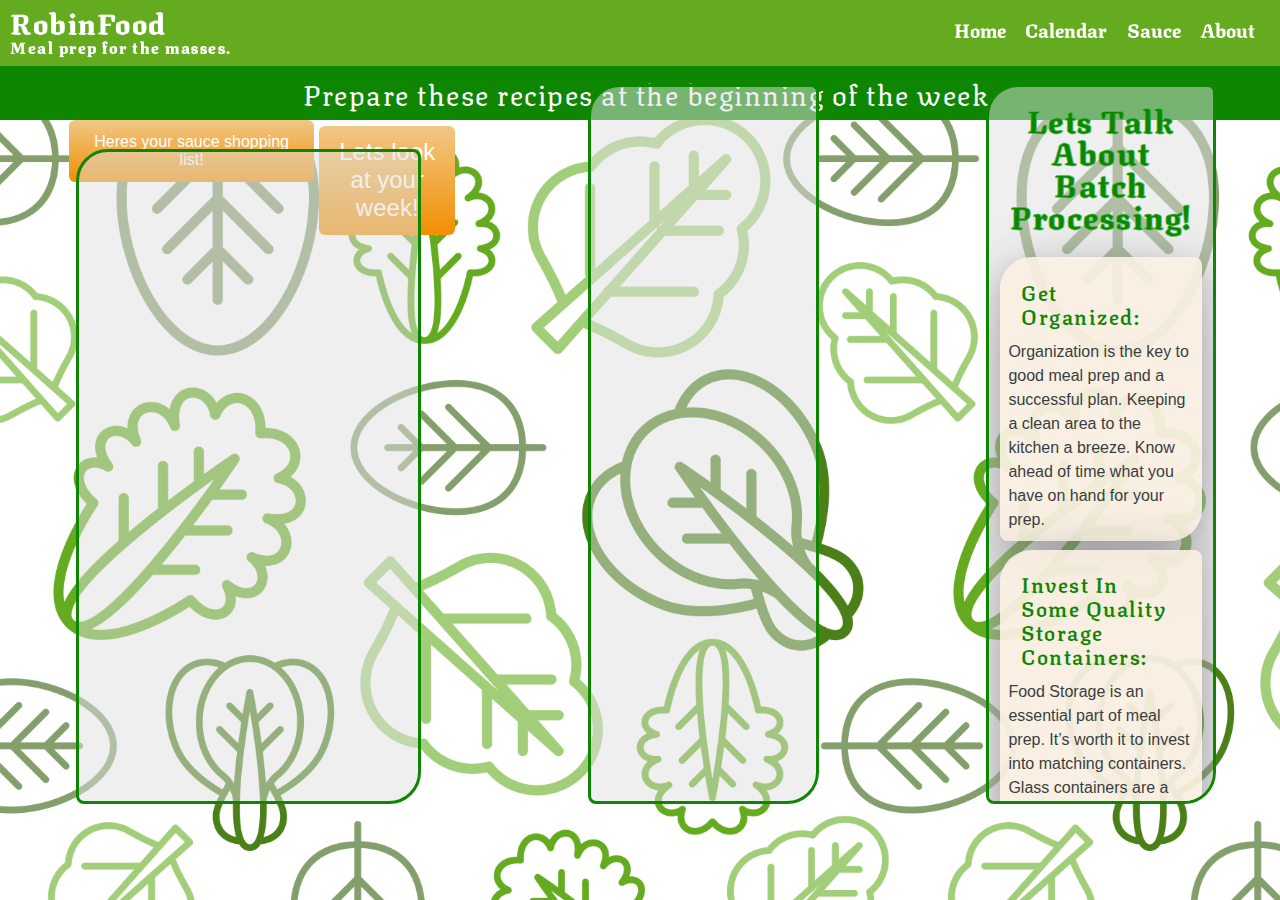
<file: batch/index.html>
<!DOCTYPE html>
<html lang="en">

<head>
    <meta charset="UTF-8" />
    <meta name="viewport" content="width=device-width, initial-scale=1.0" />
    <meta http-equiv="X-UA-Compatible" content="ie=edge" />
    <link rel="preconnect" href="https://fonts.gstatic.com">
    <link rel="preconnect" href="https://fonts.gstatic.com">
    <link
        href="https://fonts.googleapis.com/css2?family=Texturina:ital,wght@0,400;0,500;0,600;0,700;0,800;0,900;1,500;1,900&display=swap"
        rel="stylesheet">
    <link rel="stylesheet" href="../styles/reset.css" />
    <link rel="stylesheet" href="../styles/style.css" />
    <link rel="stylesheet" href="./batchStyle.css">
    <title>RobinFood Batch Page</title>
</head>

<body>
    <header>
        <div class='logo'>
            <h1>RobinFood</h1>
            <h3>Meal prep for the masses.</h3>
        </div>
        <nav class="nav-a">
            <a href="../">Home</a>
            <a href="../calendar/">Calendar</a>
            <a href="../sauce/">Sauce</a>
            <a href="../about/">About</a>
        </nav>
    </header>
    
    <main>
        <div class="message-div">
            <h2 class="message-h2">Prepare these recipes at the beginning of the week</h2>
        </div>
        <section class="main-section">

            <div id="batch-recipe-container-div"></div>
            <div class="shopping-list-button-div"><button id="shopping-list-button">Heres your sauce shopping
                    list!</button>
                <div id="sauce-div"></div>
            </div>
            <div class="calender-button-div"><button id="calendar-button">Lets look at your week!</button>
                <div class="tools-and-tips-div">
                    <h2 class="tools-tips-header">Lets Talk About Batch Processing!</h2>
                    <div class="batch-tips-div">
                        <div class="single-toolTip-container">
                            <h3>Get Organized:</h3>
                            <p>Organization is the key to good meal prep and a successful plan. Keeping a clean area to
                                the kitchen a breeze. Know ahead of time what you have on hand for your prep.</p>
                        </div>

                        <div class="single-toolTip-container">
                            <h3>Invest In Some Quality Storage Containers:</h3>
                            <p>Food Storage is an essential part of meal prep. It’s worth it to invest into matching
                                containers. Glass containers are a nice option. They are eco-friendly and microwave
                                safe.</p>
                        </div>

                        <div class="single-toolTip-container">
                            <h3>Maximize Multitasking:</h3>
                            <p>While roasting some vegetables and/or proteins in the oven, you can also chop/wash all
                                your herbs and other raw vegetables. Prepare a few sauces ahead of time to keep ready
                                for the week. If you are making soup you get going at once, the faster the prep.</p>
                        </div>

                        <div class="single-toolTip-container">
                            <h3>Add Spices To Your Meals:</h3>
                            <p>After you prep your ingredients and are ready to assemble the recipes, add some spice to
                                switch it up during the week. Some tried and true spices are; paprika, salt, pepper,
                                dill, chili powder, basil, and thyme.</p>
                        </div>

                        <div class="single-toolTip-container">
                            <h3>Know That You Can Do It:</h3>
                            <p>It may seem overwhelming to do a large batch of cooking all at once, but think of the
                                time and freedom you will have over the week. You will also save money, eat heathy and
                                try new foods. The best tip is to take these new recipes and JUST START.</p>
                        </div>

                    </div>
                    <div class="equipment-div">
                        <h3>Essential Equipment to Have on Hand:</h3>

                        <p>Cutting board</p>
                        <p>Sharp knives</p>
                        <p>Food storage containers</p>
                        <p>Sheet pans</p>
                        <p>Aluminum foil</p>
                        <p>Salad dressing containers</p>
                        <p>Extra, but helpful: Rice cooker or Instant Pot</p>
                    </div>
                </div>
        </section>
    </main>
    <footer>

    </footer>

    <script type="module" src="./app.js"></script>
</body>

</html>
</file>
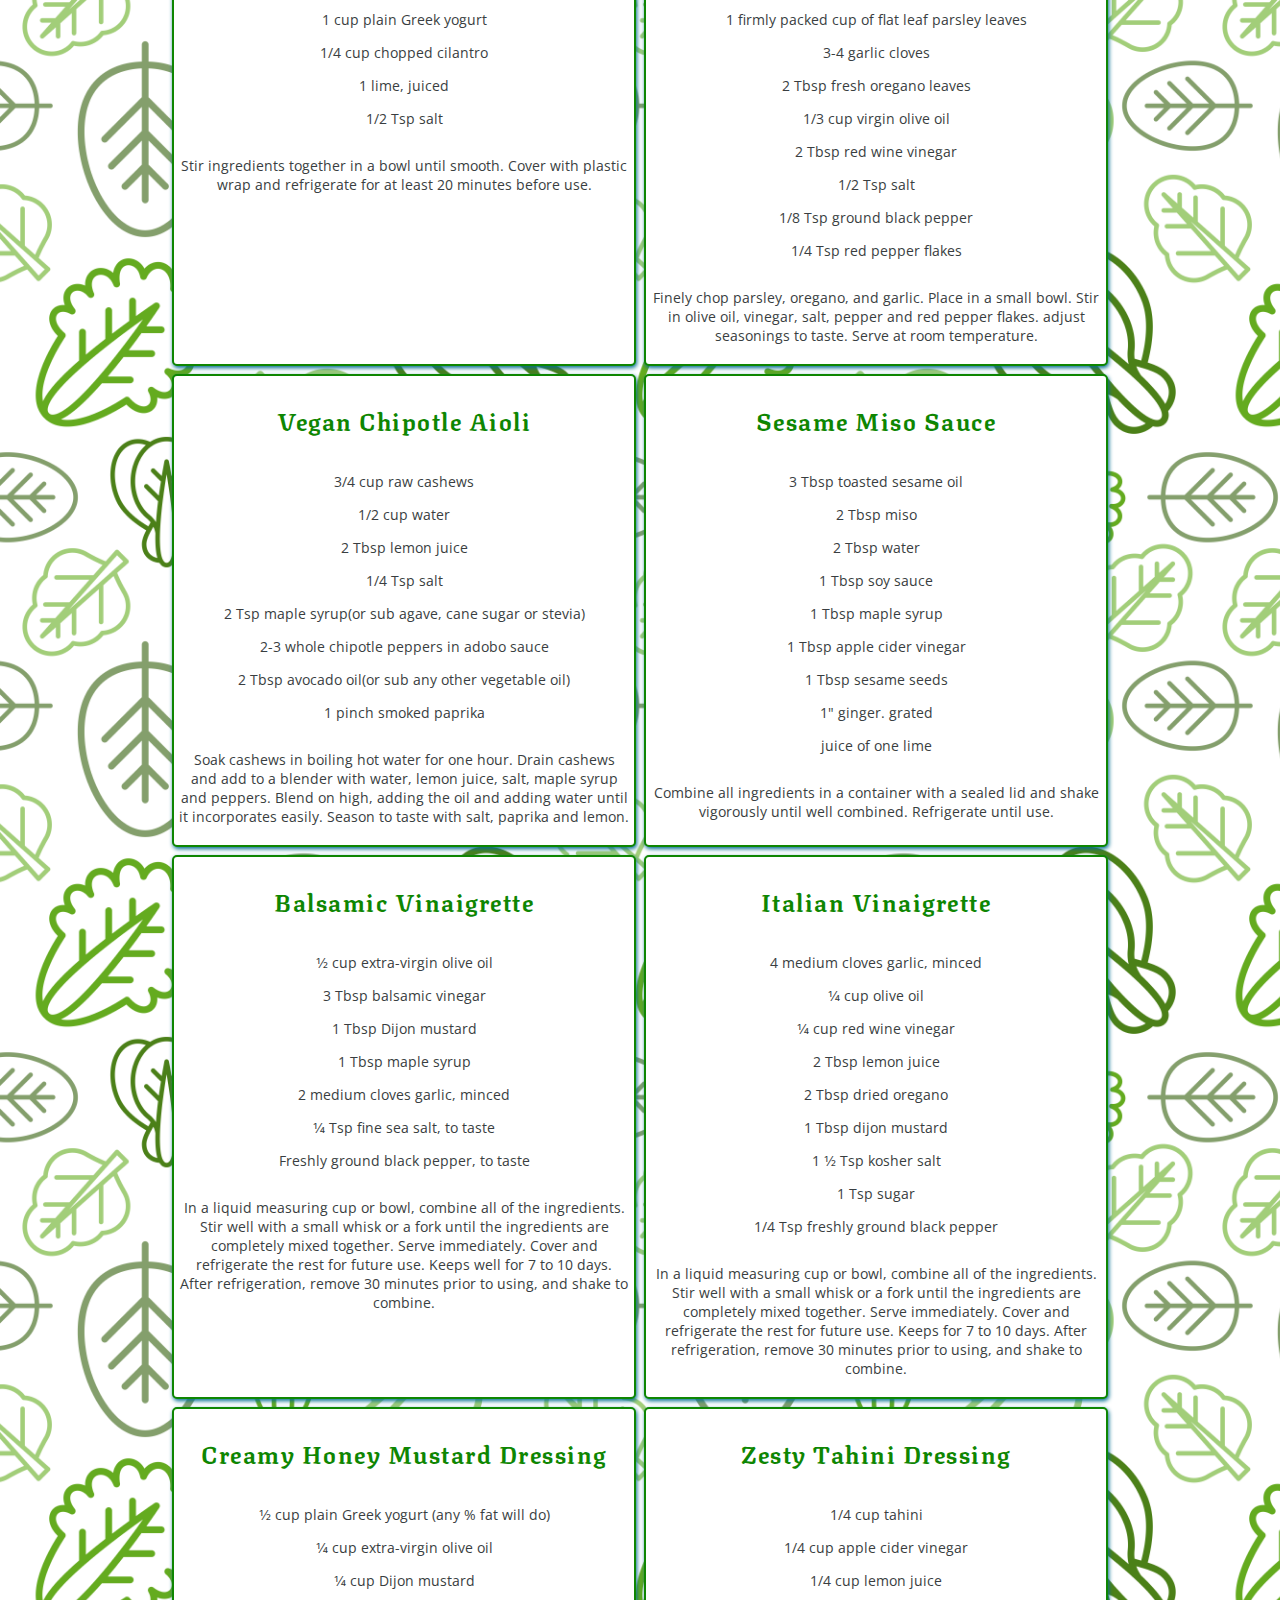
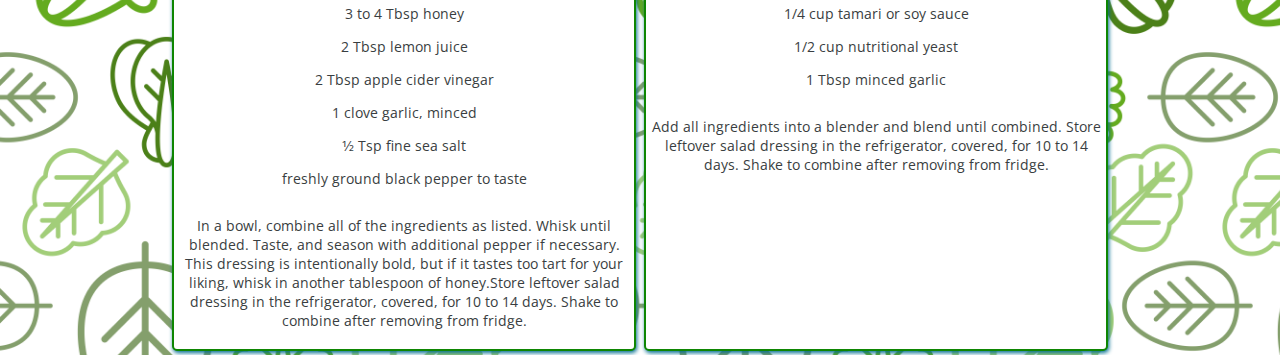
<file: sauce/index.html>
</html>

<head>
  <meta charset="UTF-8" />
  <meta name="viewport" content="width=device-width, initial-scale=1.0" />
  <link
    href="https://fonts.googleapis.com/css2?family=Open+Sans:ital,wght@0,400;0,700;1,400;1,700&family=Potta+One&display=swap"
    rel="stylesheet" />
  <link rel="preconnect" href="https://fonts.gstatic.com">
  <link
    href="https://fonts.googleapis.com/css2?family=Texturina:ital,wght@0,400;0,500;0,600;0,700;0,800;0,900;1,500;1,900&display=swap"
    rel="stylesheet">
  <link rel="stylesheet" href="../styles/style.css" />
  <link rel="stylesheet" href="./sauceStyle.css" />
  <title>Recipes</title>
</head>

<body>
  <main>
    <header>
      <div class='logo'>
        <h1>RobinFood</h1>
        <h3>Meal prep for the masses.</h3>
      </div>
      <nav>
        <a href="../batch/">Batch</a>
        <a href="../calendar/index.html">Calendar</a>
        <a href="../about/">About</a>
        <a href="../">Home</a>
      </nav>
    </header>
    <div class="recipe-title">
      <h1>Sauce Recipes</h1>
    </div>
    <section class="main-section">
      <div id="sauces"></div>
    </section>
  </main>
  <script type="module" src="./sauce.js"></script>
</body>

</html>
</file>
<file: styles/style.css>
body {
  /* https://coolors.co/generate and click export -> scss to get the colors to copy and paste below*/
  --green: #0E8602;
  --sapphire: #006E90;
  --carrot: #F18F01;
  --lightblue: #ADCAD6;
  --onyx: #393E41;

  --headerfont: 'Texturina', serif;
  --mainfont: 'Open Sans', sans-serif;

  --header-height: 80px;
  --shadow: 0px 10px 20px -12px rgba(0, 0, 0, 0.45);
  --gutter: 30px;
  --footer-height: 25px;
}

body {
  font-family: var(--mainfont);
  background: var(--neutral);
  color: var(--onyx);
  display: flex;
  align-items: center;
  justify-content: center;
}
header {
  display: flex;
  justify-content: space-between;
  align-items: center;
  padding: 10px;
  margin-bottom: 15px;
}
header h1 {
  font-size: 1.8rem;
}
header h1,
header h3 {
  color: var(--green);
  line-height: 110%;
  font-weight: 900;
}
header div h3 {
  width: 100%;
  padding: 0;
}
nav a{
  text-decoration: none;
  margin-right: 15px;
  font-size: 1.2rem;
  font-weight: 800;
  font-family: var(--headerfont);
  color: var(--onyx);
}

nav a:hover {
  color: var(--sapphire);
}


h1,
h2,
h3,
h4 {
  font-family: var(--headerfont);
  letter-spacing: 1.5px;
}

.drop-down {
  cursor: pointer;
}
</file>
<file: batch/batchStyle.css>
body {
    display: inline;
    box-sizing: content-box;
    color: var(--onyx);
    line-height: 1.5rem;
    background-attachment: fixed;
    height:100vh;
    background-image: url('../assets/sauce-page.jpg');
    background-size: contain;
    overflow: hidden;
    overflow-x: hidden;

}

main::-webkit-scrollbar {
    display: none;
}

header {
    position: fixed;
    padding-top: 0.5%;
    padding-bottom: 0.8%;
    background-color:  #64AB20;
    width: 100%;
    border-bottom: 1px solid var(--green);
    z-index: 1;
}
header h1,
header h3 {
    color: white;
    margin:0;
    z-index: 2;
}

.message-h2 {
    color: white;
    margin: 6px;
    font-size: 1.75rem;
    font-style: unset;
    line-height: 1.75rem;
    width: 100%;
}

nav a {
    color: white;
}
    
button {
    background: linear-gradient(#f1c787, #f18f01);
    color: #ffffff;
    border: none;
    font-size: 1rem;
    padding: .8rem 1rem;
    border-radius: 6px;
    cursor: pointer;
    }

button:hover {
    color: #f4f4f4;
    background: linear-gradient(#9ed2e9, #006e90);
}
button:focus {
    outline: 0;
}

.main-section {
    display: flex;
    width: 90vw;
    height: 80vh;
    margin: auto;
    background-color: transparent;
    position: relative;
    background-attachment: fixed;
}



#calendar-button {
    justify-content:right;
    margin-top: 2%;
    font-size: 1.5rem;
    margin-right: 51%;
    
}

.shopping-list-button-div{
    justify-content: center;
    align-items: center;
    width: auto;
}

#shopping-list-button{
    font-size: 1rem;
    margin-left: 2%;
    margin-right: 2%;
    margin-bottom: 2%;

    
}

#batch-recipe-container-div {
    display: flex;
    flex-wrap: wrap;
    height: 91%;
    overflow: scroll;
    scrollbar-color: none;
    min-width: 30%;
    max-width: 40%;
    border: 3px solid  var(--green) ;
    border-radius: 2rem 0.5rem 2rem 0.5rem;
    position: absolute;
    left: 1%;
    top: 4%;
    background-color: rgba(223, 223, 223, 0.5);
    padding-top: 2%;
    padding-bottom: 5%;
}

#batch-recipe-container-div::-webkit-scrollbar {
    display: none;
}

.single-recipe-div {
    height: auto;
    width: 50vw;
    min-height: 250px;
    padding: 3%;
    margin: 2%;
    border-radius: 2rem 0.5rem 2rem 0.5rem;
    background-color: rgba(250, 240, 225, 0.9);
    box-shadow: rgba(17, 17, 26, 0.1) 0px 8px 24px, rgba(17, 17, 26, 0.1) 0px 16px 56px, rgba(17, 17, 26, 0.2) 0px 24px 80px;
}

.pre-cooked-image {
    height: 150px;
    width: auto;
    float: left;
    margin-right: 3%;
    margin-bottom: 3%;
    border-radius: 10px;
}

.preparation-div {
    height:auto;
    width: auto;
    margin: 3%;
}


.prep-time-span{
    margin: 3%;
    display: block;
    font-weight: 550;
}

.oven-temp-span {
margin: 3%;
display: block;
font-weight: 550;
}

.ingredient-name-div {
    border: none;
}

.temp-time-div{
    margin: 1rem;
    padding: auto;
    height: auto;
    width: auto;
    border: none;
}

.name-el {
    margin-top: .5rem;
    font-weight: 700;
    font-size: 1.9rem;
}

.name-el::first-letter {
    text-transform: capitalize;


}

.sauce-name {
    margin-top: auto;
    font-weight: 900;
    font-size: 1.3rem;
}

#sauce-div {
    justify-content: center;
    display: flex;
    flex-wrap: wrap;
    height: 100%;
    border: 3px solid  var(--green) ;
    border-radius: 2rem 0.5rem 2rem 0.5rem;
    overflow: scroll;
    min-width: 20%;
    max-width: 30%;
    position: absolute;
    top: -5%;
    left: 45.5%;
    margin: auto;
    background-color: rgba(223, 223, 223, 0.5);
    padding-top: 2%;
    padding-bottom: 5%;
}

#sauce-div::-webkit-scrollbar {
    display: none;
}

#sauce-div > button {
    padding-top: 15px;
}

.single-sauce-div {
    margin: 3%;
    padding: 5%;
    background-color: rgba(250, 240, 225, 0.9);
    box-shadow: rgba(17, 17, 26, 0.1) 0px 8px 24px, rgba(17, 17, 26, 0.1) 0px 16px 56px, rgba(17, 17, 26, 0.2) 0px 24px 80px;
    border-radius: 2rem 0.5rem 2rem 0.5rem;
}

.sauce-prep {
    padding-top: 2%;
    padding-bottom: 2%;
}
.batch-tips-div{
    margin: 1%;
    padding-top: 1%;


}
.tools-and-tips-div {
    text-align: left;
    height: 100%;
    min-width: 20%;
    max-width: 30%;
    overflow: scroll;
    margin: auto;
    padding: auto;
    padding-bottom: 5%;
    position: absolute;
    left: 80%;
    top: -5%;
    border: 3px solid  var(--green) ;
    border-radius: 2rem 0.5rem 2rem 0.5rem;
    background-color: rgba(223, 223, 223, 0.5);
    
}

.tools-and-tips-div::-webkit-scrollbar {
    display: none;
}

.tools-and-tips-div > h1, h2, h3
{
    margin: 7%;
    color: var(--green)
}

.tools-tips-header {
    color: var(--green);
    -webkit-text-stroke-width: 1px;
    -webkit-text-stroke-color:  rgba(72, 197, 82, 0.644);
    -webkit-text-stroke: inset; 
    font-weight: 900;
    font-size: 2rem;
    text-align: center;
    line-height: 2rem;
}

.single-toolTip-container {
    margin: 4%;
    padding: 4%;
    background-color: rgba(250, 240, 225, 0.9);
    box-shadow: rgba(17, 17, 26, 0.1) 0px 8px 24px, rgba(17, 17, 26, 0.1) 0px 16px 56px, rgba(17, 17, 26, 0.2) 0px 24px 80px;
    border-radius: 2rem 0.5rem 2rem 0.5rem;
}
.single-toolTip-container > h3 {
    font-weight: 600;
    font-size: 1.3rem;
}

.equipment-div {
    justify-content: center;
    text-align: center;
    margin: 5%;
    padding: 4%;
    background-color: rgba(250, 240, 225, 0.9);
    box-shadow: rgba(17, 17, 26, 0.1) 0px 8px 24px, rgba(17, 17, 26, 0.1) 0px 16px 56px, rgba(17, 17, 26, 0.2) 0px 24px 80px;
    border-radius: 2rem 0.5rem 2rem 0.5rem;;
}

.equipment-div > h3 {
    font-weight: 600;
    font-size: 1.3rem;
}

.message-div {
position: inherit;
width: 100vw;
margin-top: 60px;
padding-top: 13px;
background-color: var(--green);
height: 60px;
text-align: center;
}
</file>
<file: sauce/sauceStyle.css>
body {
  margin-top: 0;
  background-image: url('../assets/sauce-page.jpg');
  background-size: 600px 600px;
  overflow-x: hidden;
}

.sauce-box {
  padding: 5px;
  display: flex;
  justify-content: stretch;
  align-items: top;
  flex-direction: column;
  align-items: center;
  width: 450px;
  border: solid 2px var(--green);
  text-align: center;
  border-radius: 5px;
  margin: 4px;
  box-shadow: 1px 2px 4px var(--sapphire);
  background-color: white;
}

h1,
h2 {
  text-align: center;
  color: var(--green);
}

h1 {
  height: fit-content;
  text-align: center;
  background-color: white;
  display: flex;
  align-items: center;
  justify-content: center;
}

h2 {
  font-size: 1.5rem;
  color: var(--green);
}

p {
  font-size: 14px;
}

.recipe-title h1 {
  display: flex;
  align-items: center;
  justify-content: center;
  width: 400px;
  border: solid 2px var(--green);
}

.recipe-title,
.outer-div {
  display: flex;
  justify-content: center;
  flex-wrap: wrap;
}

header {
  display: flex;
  justify-content: space-between;
  align-items: center;
  padding: 5px;
  margin-bottom: 5px;
  background-color: #64ab20;
  width: 100%;
  border-bottom: 1px solid var(--green);
}

header h1 {
  font-size: 1.8rem;
  background-color: transparent;
}

header h1,
header h3 {
  color: white;
  line-height: 20%;
  font-weight: 900;
  justify-content: right;
}

header div h3 {
  width: 100%;
  padding: 0;
}

nav a {
  text-decoration: none;
  margin-right: 15px;
  font-size: 1.2rem;
  font-weight: 800;
  font-family: var(--headerfont);
  color: white;
}

nav a:visited {
}

nav a:hover {
  color: var(--sapphire);
}

div.logo {
  line-height: 10px;
}
</file>
